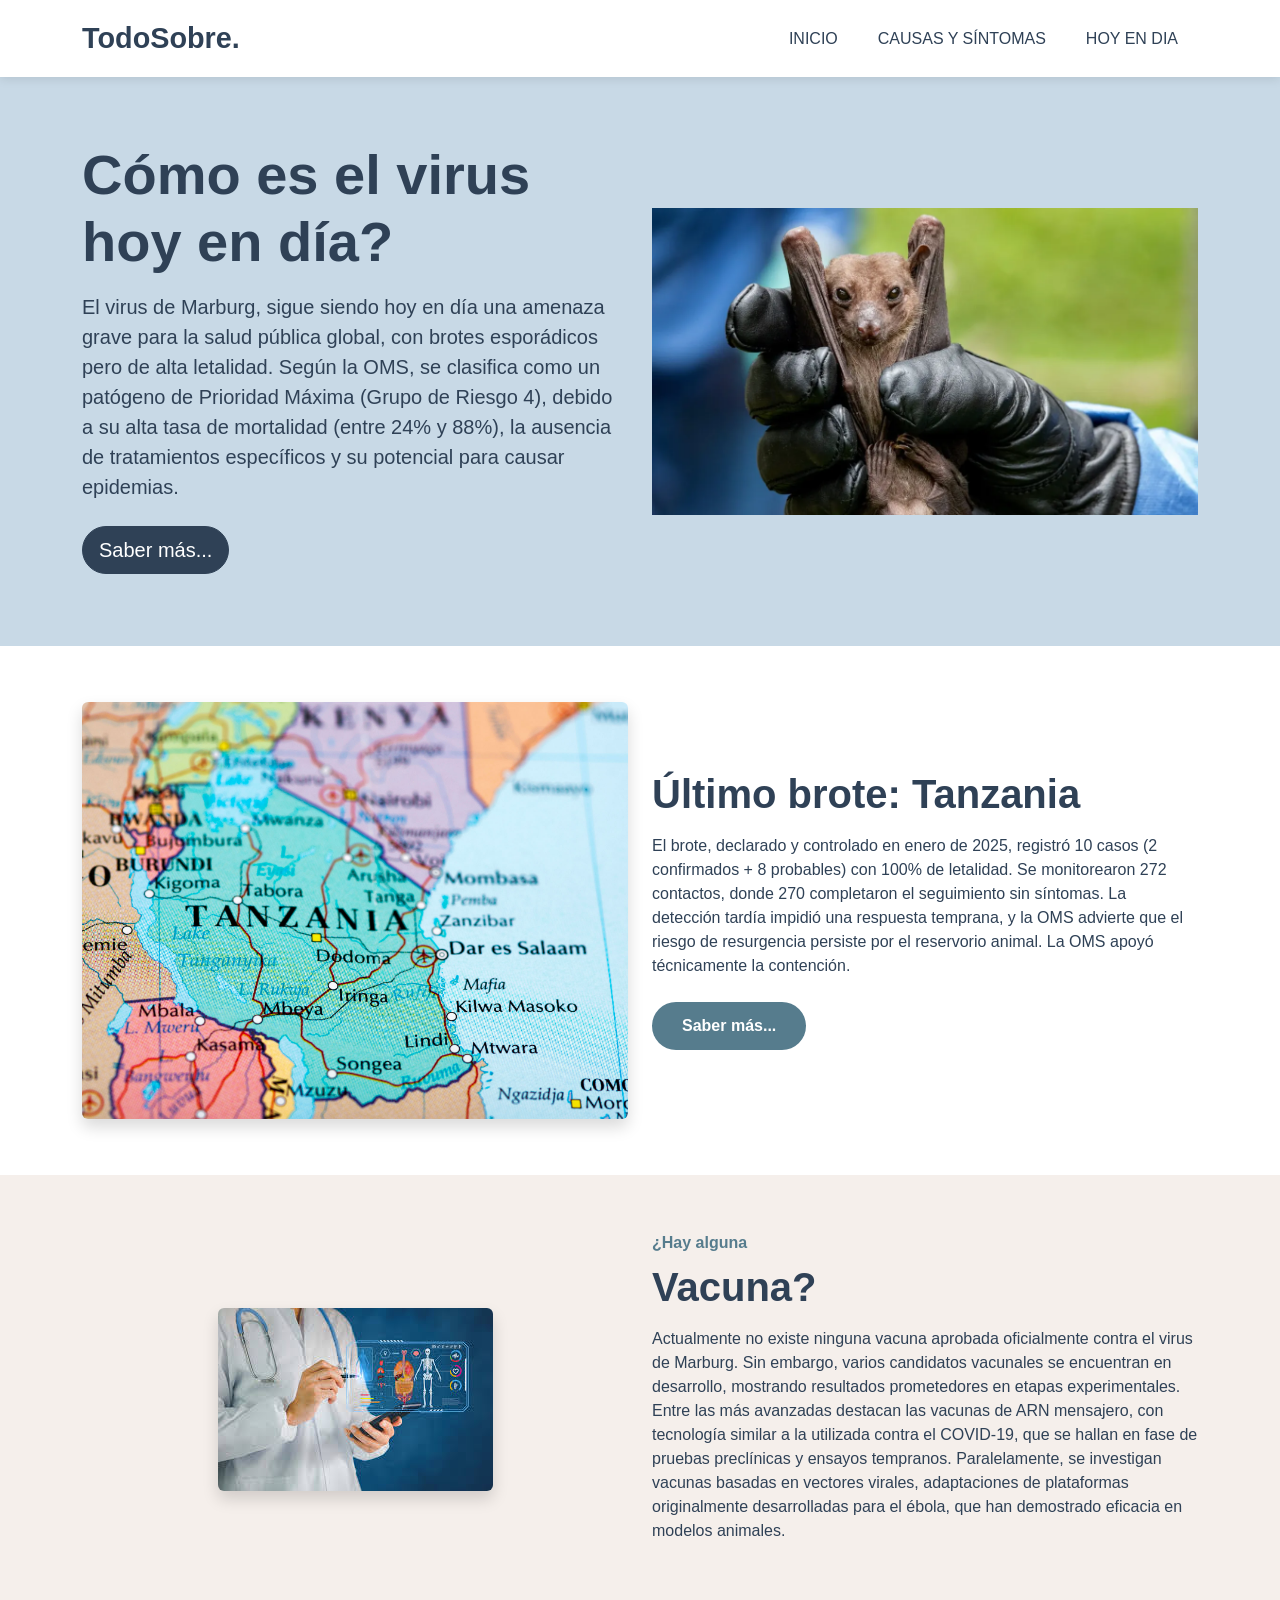
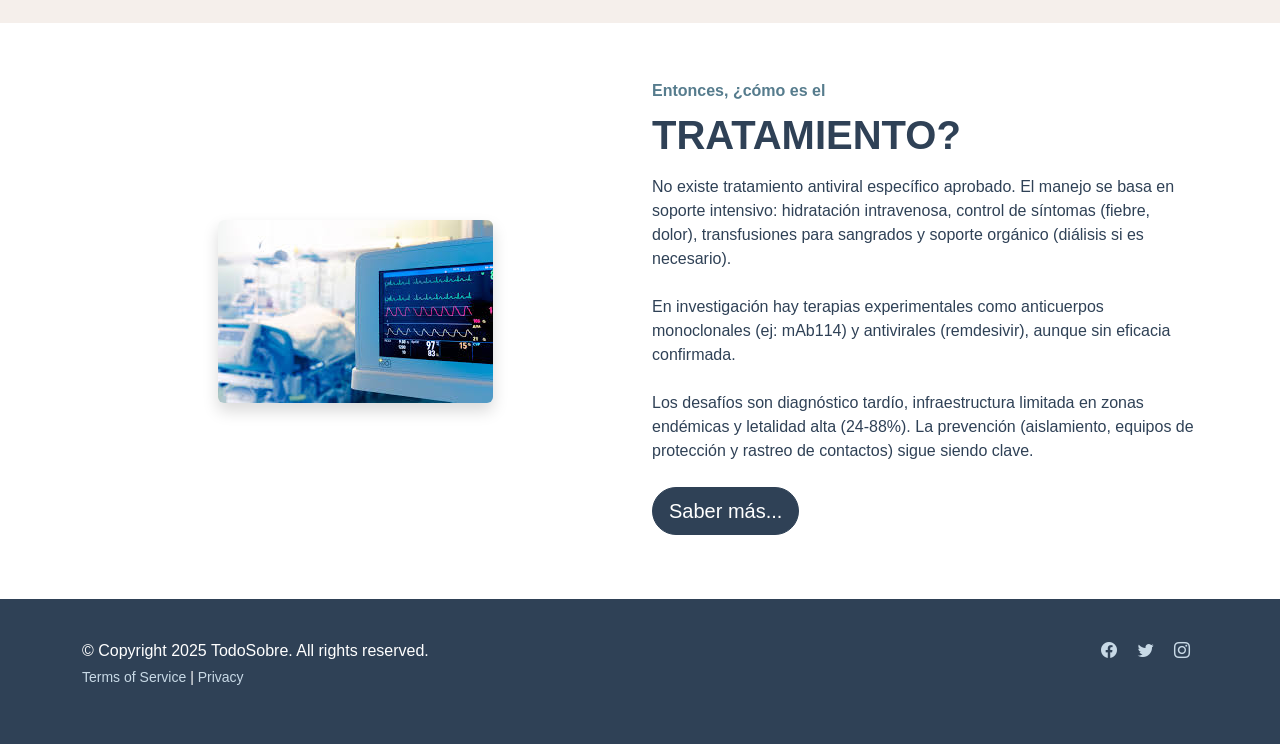
<file: MALBURGvirus - copia/nose.html>
<!DOCTYPE html>
<html lang="es">

<head>
    <meta charset="UTF-8">
    <meta name="viewport" content="width=device-width, initial-scale=1.0">
    <meta name="author" content="annerillanabalon@gmail.cl">
    <link href="https://cdn.jsdelivr.net/npm/bootstrap@5.3.0/dist/css/bootstrap.min.css" rel="stylesheet">
    <link rel="stylesheet" href="https://cdn.jsdelivr.net/npm/bootstrap-icons@1.10.0/font/bootstrap-icons.css">
    <link href="https://unpkg.com/aos@2.3.1/dist/aos.css" rel="stylesheet">
    <title>TShoy - Virus de Marburg</title>

    <style>
        /* Paleta de colores: Navy (#2F4156), Teal (#567C8D), Beige (#F5EFEB), Sky Blue (#C8D9E6), White (#FFFFFF) */
        :root {
            --bs-navy: #2F4156;
            --bs-teal: #567C8D;
            --bs-beige: #F5EFEB;
            --bs-sky-blue: #C8D9E6;
            --bs-white: #FFFFFF;
        }

        body {
            font-family: -apple-system, BlinkMacSystemFont, "Segoe UI", Roboto, "Helvetica Neue", Arial, sans-serif;
            background-color: var(--bs-beige);
            color: var(--bs-navy);
            overflow-x: hidden;
        }

        .navbar {
            background-color: var(--bs-white) !important;
            box-shadow: 0 2px 10px rgba(0, 0, 0, 0.1);
            padding: 0.75rem 0;
        }

        .navbar-brand {
            font-weight: bold;
            color: var(--bs-navy) !important;
            font-size: 1.8rem;
        }

        .nav-link-custom {
            color: var(--bs-navy) !important;
            text-decoration: none;
            font-weight: 500;
            position: relative;
            margin: 0 1rem;
            transition: all 0.3s ease;
            padding: 0.5rem 0.75rem !important;
        }

        .nav-link-custom:hover {
            color: var(--bs-teal) !important;
        }

        .nav-link-custom::after {
            content: '';
            position: absolute;
            width: 0;
            height: 2px;
            bottom: -5px;
            left: 0;
            background-color: var(--bs-teal);
            transition: width 0.3s ease;
        }

        .nav-link-custom:hover::after {
            width: 100%;
        }

        .btn-outline-primary {
            color: var(--bs-teal) !important;
            border-color: var(--bs-teal) !important;
        }

        .btn-outline-primary:hover {
            background-color: var(--bs-teal) !important;
            color: var(--bs-white) !important;
        }

        .hero-section {
            background-color: var(--bs-sky-blue);
            padding: 4rem 0;
            position: relative;
            overflow: hidden;
        }

        .hero-content {
            position: relative;
            z-index: 2;
            color: var(--bs-navy);
        }

        .btn-primary {
            background-color: var(--bs-navy);
            border-color: var(--bs-navy);
            transition: all 0.3s ease;
        }

        .btn-primary:hover {
            background-color: var(--bs-teal);
            border-color: var(--bs-teal);
            transform: translateY(-3px);
            box-shadow: 0 10px 20px rgba(0, 0, 0, 0.1);
        }

        .content-section-light {
            padding: 3.5rem 0;
            background-color: var(--bs-white);
        }

        .content-section-dark {
            padding: 3.5rem 0;
            background-color: var(--bs-beige);
            color: var(--bs-navy);
        }

        .card {
            border: none;
            transition: transform 0.3s ease;
        }

        .card:hover {
            transform: translateY(-5px);
        }

        .footer-section {
            background-color: var(--bs-navy);
            padding: 2.5rem 0;
            color: var(--bs-white);
        }

        .footer-section a {
            color: var(--bs-sky-blue) !important;
        }

        .text-light-blue {
            color: var(--bs-teal) !important;
        }

        .btn-custom {
            background-color: var(--bs-teal);
            color: var(--bs-white);
            border-radius: 50px;
            padding: 12px 30px;
            border: none;
            font-weight: 600;
            transition: all 0.3s ease;
        }

        .btn-custom:hover {
            background-color: var(--bs-navy);
            color: var(--bs-white);
            transform: translateY(-3px);
            box-shadow: 0 10px 20px rgba(0, 0, 0, 0.1);
        }

        .text-muted {
            color: var(--bs-white) !important;
        }

        /* Mejoras para móviles */
        @media (max-width: 768px) {
            .hero-section {
                padding: 3rem 0;
            }
            
            .display-4 {
                font-size: 2.2rem;
            }
            
            .display-6 {
                font-size: 1.8rem;
            }
            
            .lead {
                font-size: 1rem;
            }

            .content-section-light,
            .content-section-dark {
                padding: 2.5rem 0;
            }

            .navbar-brand {
                font-size: 1.5rem;
            }
            
            .btn, .btn-custom {
                width: 100%;
                margin-bottom: 0.5rem;
            }
            
            .text-center-mobile {
                text-align: center !important;
            }
            
            .img-fluid {
                max-height: 280px;
                object-fit: cover;
                margin-bottom: 1.5rem;
            }
            
            /* Ajustar espaciado en secciones con imágenes y texto */
            .order-1, .order-2 {
                margin-bottom: 1.5rem;
            }
            
            /* Mejorar legibilidad de párrafos en móviles */
            p {
                line-height: 1.6;
                font-size: 0.95rem;
            }
        }

        /* Para pantallas muy pequeñas (menos de 400px) */
        @media (max-width: 400px) {
            .display-4 {
                font-size: 1.9rem;
            }
            
            .display-6 {
                font-size: 1.6rem;
            }
            
            .hero-section {
                padding: 2rem 0;
            }
            
            .navbar-brand {
                font-size: 1.3rem;
            }
            
            .nav-link-custom {
                font-size: 0.9rem;
                margin: 0 0.5rem;
            }
        }

        /* Animaciones personalizadas */
        .fade-in {
            animation: fadeIn 1s ease-in;
        }

        @keyframes fadeIn {
            from {
                opacity: 0;
                transform: translateY(20px);
            }

            to {
                opacity: 1;
                transform: translateY(0);
            }
        }

        /* Efecto de flotación para imágenes */
        .float-animation {
            animation: float 6s ease-in-out infinite;
        }

        @keyframes float {
            0% {
                transform: translateY(0px);
            }

            50% {
                transform: translateY(-20px);
            }

            100% {
                transform: translateY(0px);
            }
        }

        /* Mejora para el menú móvil */
        .navbar-toggler {
            border: none;
            padding: 0;
            width: 30px;
            height: 20px;
            position: relative;
        }

        .navbar-toggler:focus {
            box-shadow: none;
        }

        .navbar-toggler-icon {
            background-image: none;
            width: 30px;
            height: 2px;
            background-color: var(--bs-navy);
            display: block;
            position: relative;
            transition: all 0.3s ease;
        }

        .navbar-toggler-icon::before,
        .navbar-toggler-icon::after {
            content: '';
            position: absolute;
            width: 30px;
            height: 2px;
            background-color: var(--bs-navy);
            left: 0;
            transition: all 0.3s ease;
        }

        .navbar-toggler-icon::before {
            top: -8px;
        }

        .navbar-toggler-icon::after {
            top: 8px;
        }

        .navbar-toggler[aria-expanded="true"] .navbar-toggler-icon {
            background-color: transparent;
        }

        .navbar-toggler[aria-expanded="true"] .navbar-toggler-icon::before {
            transform: rotate(45deg);
            top: 0;
        }

        .navbar-toggler[aria-expanded="true"] .navbar-toggler-icon::after {
            transform: rotate(-45deg);
            top: 0;
        }

        /* Mejoras para el menú colapsable */
        @media (max-width: 991.98px) {
            .navbar-collapse {
                background-color: var(--bs-white);
                padding: 1rem;
                border-radius: 0.375rem;
                box-shadow: 0 0.5rem 1rem rgba(0, 0, 0, 0.15);
                margin-top: 0.5rem;
            }

            .nav-link-custom {
                display: block;
                margin: 0.5rem 0;
                padding: 0.5rem 1rem;
                text-align: center;
            }

            .nav-link-custom::after {
                display: none;
            }
            
            .navbar-nav.ms-auto {
                width: 100%;
            }
        }
        
        /* Ajustes para tablets */
        @media (min-width: 769px) and (max-width: 1024px) {
            .display-4 {
                font-size: 2.4rem;
            }
            
            .hero-section {
                padding: 4.5rem 0;
            }
            
            .content-section-light, 
            .content-section-dark {
                padding: 3rem 0;
            }
            
            .img-fluid {
                max-height: 350px;
                object-fit: cover;
            }
        }
    </style>
</head>

<body>
    <nav class="navbar navbar-expand-lg sticky-top">
        <div class="container">
            <a class="navbar-brand" href="#">TodoSobre.</a>
            <button class="navbar-toggler" type="button" data-bs-toggle="collapse" data-bs-target="#navbarNav"
                aria-controls="navbarNav" aria-expanded="false" aria-label="Toggle navigation">
                <span class="navbar-toggler-icon"></span>
            </button>
            <div class="collapse navbar-collapse" id="navbarNav">
                <div class="navbar-nav ms-auto">
                    <a class="nav-link-custom mx-2" href="index.html">INICIO</a>
                    <a class="nav-link-custom mx-2" href="mas.html">CAUSAS Y SÍNTOMAS</a>
                    <a class="nav-link-custom mx-2" href="nose.html">HOY EN DIA</a>
                </div>
            </div>
        </div>
    </nav>

    <section class="hero-section text-center text-md-start">
        <div class="container hero-content">
            <div class="row align-items-center">
                <div class="col-lg-6 mb-4 mb-lg-0" data-aos="fade-right">
                    <h1 class="display-4 fw-bold mb-3">
                        Cómo es el virus hoy en día?
                    </h1>
                    <p class="lead mb-4">
                        El virus de Marburg, sigue siendo hoy en día una amenaza grave para la salud pública global, con
                        brotes esporádicos pero de alta letalidad. Según la OMS, se clasifica como un patógeno de
                        Prioridad Máxima (Grupo de Riesgo 4), debido a su alta tasa de mortalidad (entre 24% y 88%),
                        la ausencia de tratamientos específicos y su potencial para causar epidemias.
                    </p>
                    <div class="d-flex flex-wrap">
                        <a href="https://www.who.int/es/news-room/questions-and-answers/item/marburg-virus-disease"
                            class="btn btn-primary btn-lg rounded-pill me-2 mb-2" target="_blank">Saber más...</a>
                    </div>
                </div>
                <div class="col-lg-6 text-center" data-aos="fade-left">
                    <img src="static/images/cosiitaaa.webp" class="img-fluid float-animation"
                        alt="Representación del virus de Marburg" loading="lazy">
                </div>
            </div>
        </div>
    </section>

    <section class="content-section-light">
        <div class="container">
            <div class="row align-items-center">
                <div class="col-md-6 order-2 order-md-1 text-center" data-aos="zoom-in">
                    <img src="static/images/Illustration-of-the-Tanzanian-map-1.jpg" class="img-fluid rounded shadow"
                        alt="Mapa de Tanzania mostrando el brote de Marburg" loading="lazy">
                </div>
                <div class="col-md-6 order-1 order-md-2 text-center text-md-start mb-4 mb-md-0" data-aos="fade-left">
                    <h2 class="display-6 fw-bold mb-3">
                        Último brote: Tanzania
                    </h2>
                    <p class="mb-4">
                        El brote, declarado y controlado en enero de 2025, registró 10 casos (2 confirmados + 8
                        probables) con 100% de letalidad. Se monitorearon 272 contactos, donde 270 completaron el
                        seguimiento sin síntomas. La detección tardía impidió una respuesta temprana, y la OMS advierte
                        que el riesgo de resurgencia persiste por el reservorio animal. La OMS apoyó técnicamente la
                        contención.
                    </p>
                    <a href="https://gacetamedica.com/investigacion/tanzania-declara-el-fin-del-brote-del-virus-de-marburgo/#:~:text=El%20Ministerio%20de%20Salud%20de,riesgos%20y%20la%20participaci%C3%B3n%20comunitaria."
                        class="btn btn-custom rounded-pill me-2" target="_blank">Saber más...</a>
                </div>
            </div>
        </div>
    </section>

    <section class="content-section-dark">
        <div class="container">
            <div class="row align-items-center">
                <div class="col-md-6 text-center mb-4 mb-md-0" data-aos="zoom-in">
                    <img src="static/images/images (2).jpeg" class="img-fluid rounded shadow"
                        alt="Investigación de vacuna para el virus de Marburg" loading="lazy">
                </div>
                <div class="col-md-6 text-center text-md-start" data-aos="fade-right">
                    <p class="text-light-blue fw-bold mb-2">
                        ¿Hay alguna
                    </p>
                    <h2 class="display-6 fw-bold mb-3">
                        Vacuna?
                    </h2>
                    <p class="mb-4">
                        Actualmente no existe ninguna vacuna aprobada oficialmente contra el virus de Marburg. Sin
                        embargo, varios candidatos vacunales se encuentran en desarrollo, mostrando resultados
                        prometedores en etapas experimentales. Entre las más avanzadas destacan las vacunas de ARN
                        mensajero, con tecnología similar a la utilizada contra el COVID-19, que se hallan en fase de
                        pruebas preclínicas y ensayos tempranos. Paralelamente, se investigan vacunas basadas en
                        vectores virales, adaptaciones de plataformas originalmente desarrolladas para el ébola, que han
                        demostrado eficacia en modelos animales.
                    </p>
                </div>
            </div>
        </div>
    </section>

    <section class="content-section-light">
        <div class="container">
            <div class="row align-items-center">
                <div class="col-md-6 order-2 order-md-1 text-center" data-aos="zoom-in">
                    <img src="static/images/images (3).jpeg" class="img-fluid rounded shadow"
                        alt="Tratamiento para el virus de Marburg" loading="lazy">
                </div>
                <div class="col-md-6 order-1 order-md-2 text-center text-md-start mb-4 mb-md-0" data-aos="fade-left">
                    <p class="text-light-blue fw-bold mb-2">
                        Entonces, ¿cómo es el
                    </p>
                    <h2 class="display-6 fw-bold mb-3">
                        TRATAMIENTO?
                    </h2>
                    <p class="mb-4">
                        No existe tratamiento antiviral específico aprobado. El manejo se basa en soporte intensivo:
                        hidratación intravenosa, control de síntomas (fiebre, dolor), transfusiones para sangrados y
                        soporte orgánico (diálisis si es necesario).
                        <br><br>
                        En investigación hay terapias experimentales como anticuerpos monoclonales (ej: mAb114) y
                        antivirales (remdesivir), aunque sin eficacia confirmada.
                        <br><br>
                        Los desafíos son diagnóstico tardío, infraestructura limitada en zonas endémicas y letalidad
                        alta (24-88%). La prevención (aislamiento, equipos de protección y rastreo de contactos) sigue
                        siendo clave.
                    </p>
                    <a href="https://www.who.int/es/news-room/questions-and-answers/item/marburg-virus-disease"
                        class="btn btn-primary btn-lg rounded-pill me-2 mb-2" target="_blank">Saber más...</a>
                </div>
            </div>
        </div>
    </section>

    <footer class="footer-section">
        <div class="container text-center text-md-start">
            <div class="row g-4">
                <div class="col-md-6">
                    <p class="mb-1">&copy; Copyright 2025 TodoSobre. All rights reserved.</p>
                    <p class="small text-muted">
                        <a href="#" class="text-decoration-none text-muted">Terms of Service</a> |
                        <a href="#" class="text-decoration-none text-muted">Privacy</a>
                    </p>
                </div>
                <div class="col-md-6 text-md-end">
                    <a href="#" class="text-light mx-2"><i class="bi bi-facebook"></i></a>
                    <a href="#" class="text-light mx-2"><i class="bi bi-twitter"></i></a>
                    <a href="#" class="text-light mx-2"><i class="bi bi-instagram"></i></a>
                </div>
            </div>
        </div>
    </footer>

    <script src="https://cdn.jsdelivr.net/npm/bootstrap@5.3.0/dist/js/bootstrap.bundle.min.js"></script>
    <script src="https://unpkg.com/aos@2.3.1/dist/aos.js"></script>
    <script>
        // Inicializar AOS (Animate On Scroll)
        document.addEventListener('DOMContentLoaded', function () {
            AOS.init({
                duration: 1000,
                once: true,
                offset: 100,
                disable: function() {
                    return window.innerWidth < 768;
                }
            });

            // Agregar smooth scrolling a todos los enlaces
            document.querySelectorAll('a[href^="#"]').forEach(anchor => {
                anchor.addEventListener('click', function (e) {
                    e.preventDefault();
                    const targetId = this.getAttribute('href');
                    if (targetId === '#') return;

                    const targetElement = document.querySelector(targetId);
                    if (targetElement) {
                        targetElement.scrollIntoView({
                            behavior: 'smooth'
                        });
                    }
                });
            });

            // Cerrar menú móvil al hacer clic en un enlace
            const navLinks = document.querySelectorAll('.nav-link-custom');
            const navbarToggler = document.querySelector('.navbar-toggler');
            const navbarCollapse = document.querySelector('.navbar-collapse');

            navLinks.forEach(link => {
                link.addEventListener('click', () => {
                    if (navbarCollapse.classList.contains('show')) {
                        navbarToggler.click();
                    }
                });
            });
        });
    </script>
</body>

</html>
</file>
